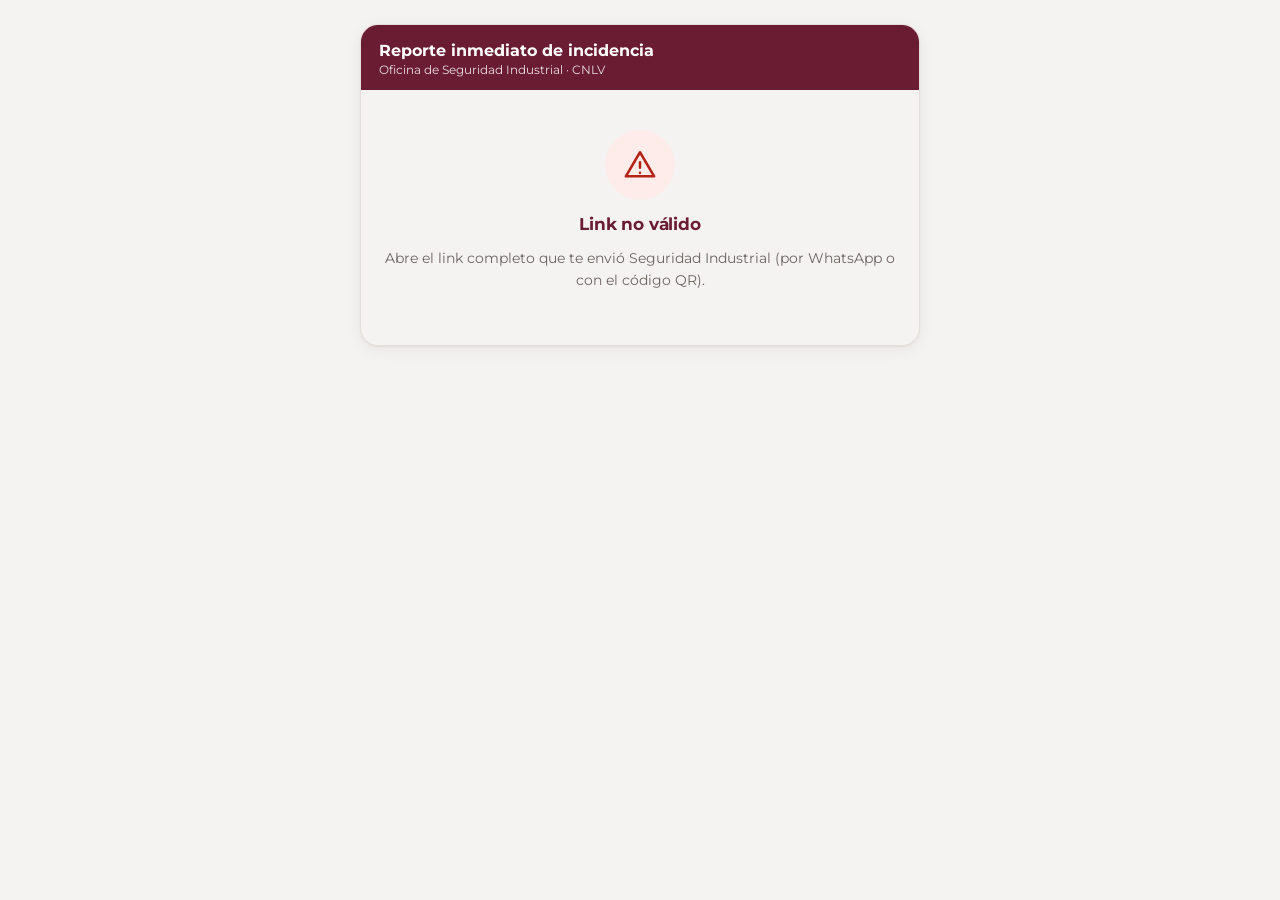
<file: index.html>
<!doctype html>
<html lang="es">
<head>
  <meta charset="utf-8">
  <meta name="viewport" content="width=device-width, initial-scale=1, viewport-fit=cover">
  <meta name="theme-color" content="#691C32">
  <meta name="robots" content="noindex, nofollow">
  <title>Reporte inmediato de incidencia · Seguridad Industrial</title>
  <link rel="icon" href="img/incidencias.ico">
  <link rel="stylesheet" href="css/app.css">
  <link rel="stylesheet" href="css/inc.css">
</head>
<body>
  <div class="cargando"><div class="giro"></div></div>
  <div class="frm-pagina" id="raiz"></div>
  <!-- generados por Incidencias SI (Configuración → Formulario en línea → Archivos para GitHub) -->
  <script src="js/arranque.js"></script>
  <script src="config.js"></script>
  <script src="padron.js"></script>
  <script src="js/nucleo.js"></script>
  <script src="js/ui.js"></script>
  <script src="js/formulario.js"></script>
  <script src="js/envio.js"></script>
</body>
</html>
</file>
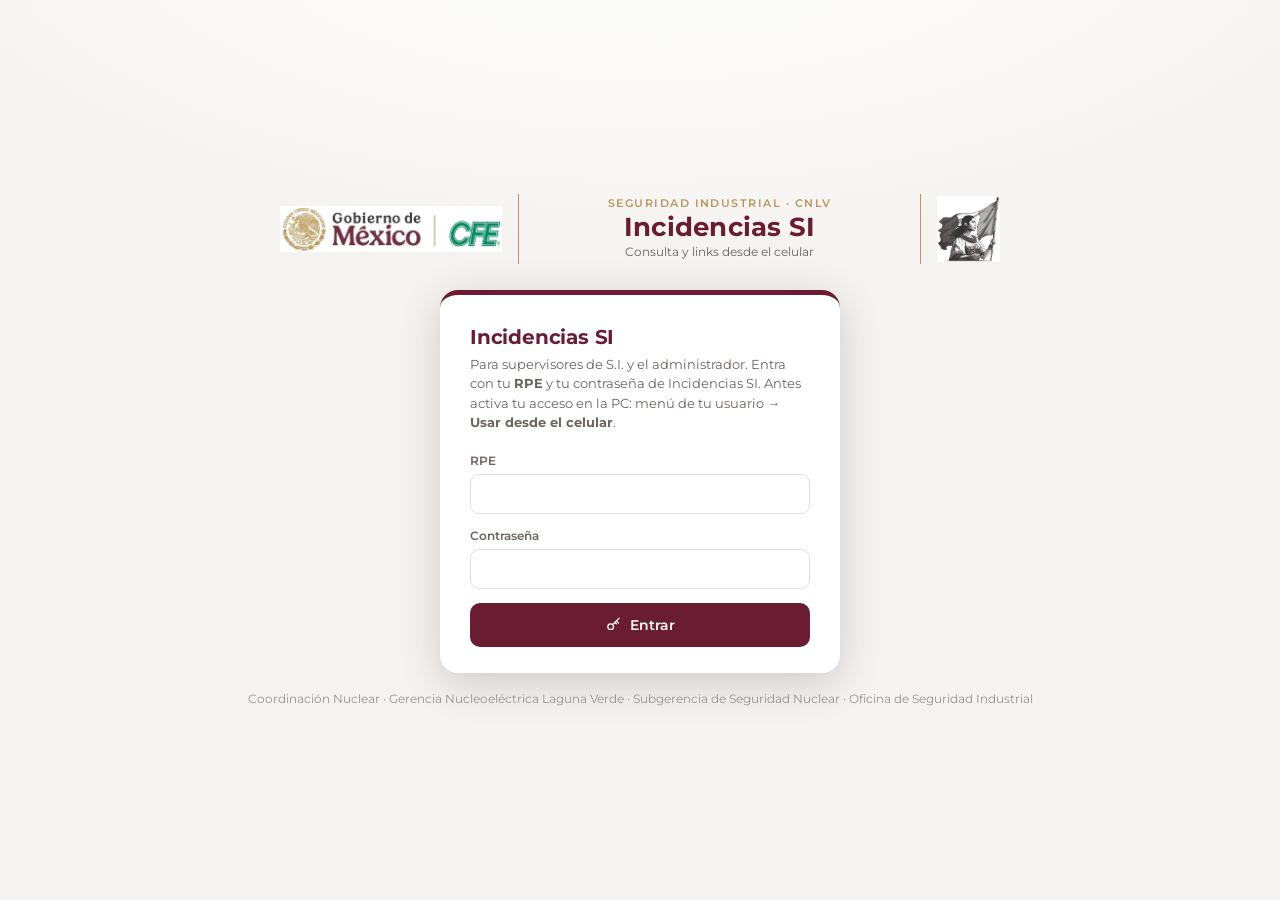
<file: movil/index.html>
<!doctype html>
<html lang="es">
<head>
  <meta charset="utf-8">
  <meta name="viewport" content="width=device-width, initial-scale=1, viewport-fit=cover">
  <meta name="theme-color" content="#691C32">
  <meta name="robots" content="noindex, nofollow">
  <meta name="apple-mobile-web-app-capable" content="yes">
  <meta name="apple-mobile-web-app-title" content="Incidencias SI">
  <title>Incidencias SI · Seguridad Industrial</title>
  <link rel="icon" href="../img/incidencias.ico">
  <link rel="apple-touch-icon" href="../img/incidencias_256.png">
  <link rel="manifest" href="manifest.json">
  <link rel="stylesheet" href="../css/app.css">
  <link rel="stylesheet" href="../css/inc.css">
  <style>
    /* app web: mismas pantallas que la PC (js/web.js), ajustes para el celular */
    body { padding-bottom: env(safe-area-inset-bottom); }
    .barra { padding-top: calc(10px + env(safe-area-inset-top)); }
    #wFecha { font-size: 11.5px; white-space: nowrap; }
    .w-pend { display: inline-grid; place-items: center; min-width: 18px; height: 18px; padding: 0 5px; margin-left: 4px; border-radius: 99px; background: var(--azul); color: #fff; font-size: 11px; font-weight: 700; }
    .w-pend.aviso { background: var(--rojo); }
    #wFecha svg { width: 14px; height: 14px; }
    img.web-cargando { background: linear-gradient(90deg, #EFEAE6, #F7F4F1, #EFEAE6); background-size: 200% 100%; animation: webBrillo 1.2s linear infinite; min-width: 40px; min-height: 40px; }
    img.web-sinfoto { background: #EFEAE6; min-width: 40px; min-height: 40px; }
    @keyframes webBrillo { to { background-position: -200% 0; } }
    @media (max-width: 640px) {
      /* encabezado en un solo renglon: menu, titulo (recortado) y botones solo con icono */
      .barra { flex-wrap: nowrap; gap: 8px; padding-left: 10px; padding-right: 10px; }
      .barra > div:not(.barra-der) { flex: 1; min-width: 0; }
      .barra h1 { font-size: 16px; margin: 0; white-space: nowrap; overflow: hidden; text-overflow: ellipsis; }
      .barra .sub { display: none; }
      .barra-der { flex: none; margin-left: auto; gap: 6px; }
      #wFecha span { display: none; }
      #wFecha, #bLink { padding: 8px 9px; gap: 0; }
      #bLink { font-size: 0; }
      #bLink svg { width: 18px; height: 18px; margin: 0; }
      .barra .avatar { width: 34px; height: 34px; font-size: 11px; }
      /* nada mas ancho que la pantalla: etiquetas que se acomodan y renglones de captura en una columna */
      .badge, .chips span { white-space: normal; max-width: 100%; }
      .editor-fila { grid-template-columns: minmax(0, 1fr) !important; }
      .editor-fila > * { grid-column: auto !important; min-width: 0; }
      #vista input, #vista select, #vista textarea { max-width: 100%; min-width: 0; }
      #vista .grid2, #vista .grid3 { grid-template-columns: minmax(0, 1fr) !important; }
      #vista table { display: block; max-width: 100%; overflow-x: auto; }
      .login { padding: 18px 14px; }
      .menu-usuario { right: 10px; left: 10px; width: auto; }
      .toasts { left: 12px; right: 12px; }
      .cuadricula > .kpi.c3 { grid-column: span 6; padding: 14px; }
      .cuadricula > .kpi.c3 .valor { font-size: 26px; }
      .cuadricula { gap: 12px; }
    }
  </style>
</head>
<body>
  <div class="cargando"><div class="giro"></div></div>
  <div id="raiz"></div>
  <script src="../js/arranque.js"></script>
  <script src="../config.js"></script>
  <script src="../js/gzip.js"></script>
  <script src="../js/web.js"></script>
</body>
</html>
</file>
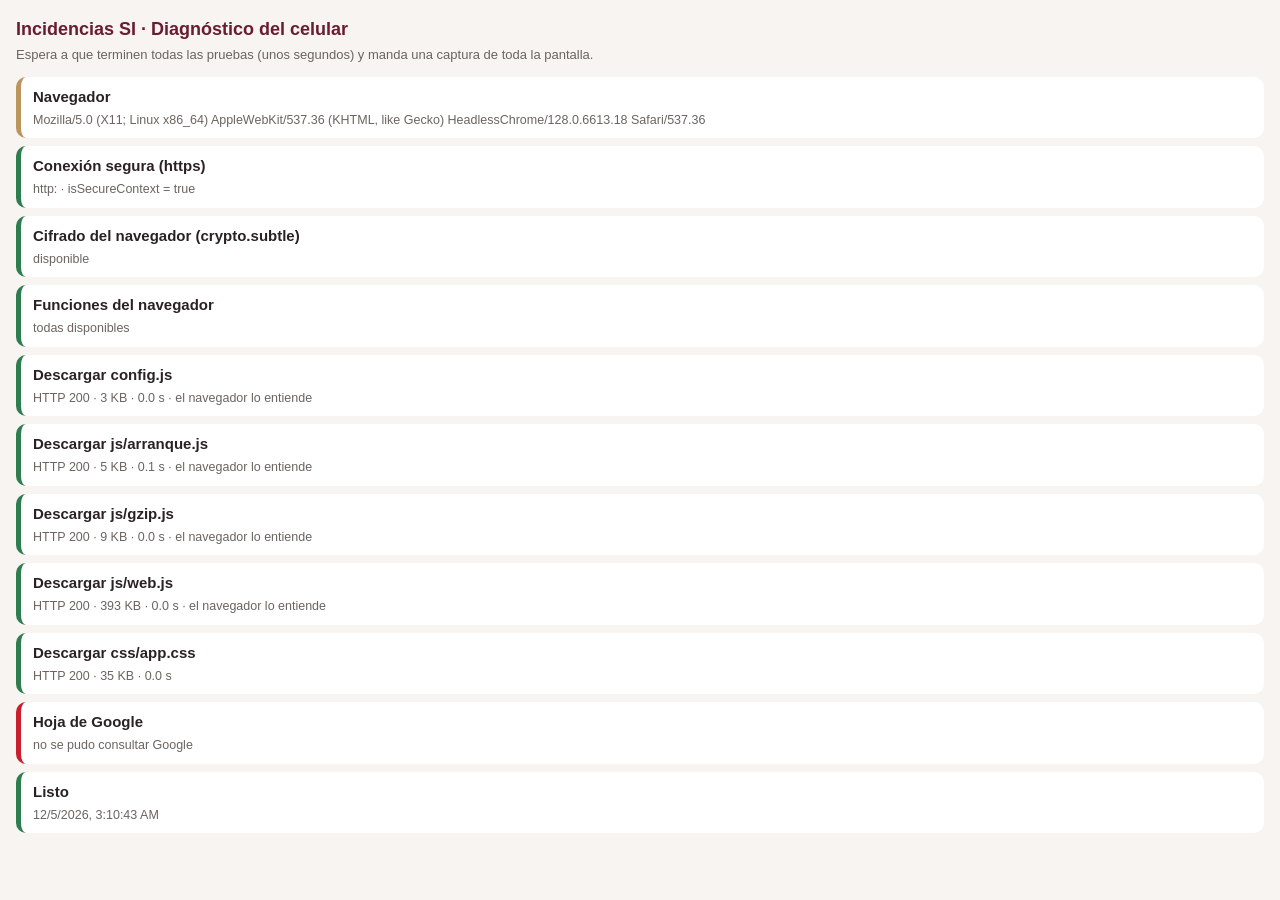
<file: movil/diagnostico.html>
<!doctype html>
<html lang="es">
<head>
<meta charset="utf-8">
<meta name="viewport" content="width=device-width, initial-scale=1">
<meta name="robots" content="noindex, nofollow">
<title>Incidencias SI · Diagnóstico</title>
<style>
  body { font: 15px/1.45 Arial, sans-serif; margin: 0; padding: 16px; background: #F7F4F1; color: #2B2124; }
  h1 { font-size: 18px; color: #691C32; margin: 0 0 4px; }
  p { margin: 0 0 12px; color: #6B6460; font-size: 13px; }
  li { background: #fff; border-radius: 10px; padding: 9px 12px; margin: 0 0 8px; list-style: none; word-break: break-word; }
  ul { padding: 0; margin: 0; }
  .ok { border-left: 5px solid #2E7D4F; } .mal { border-left: 5px solid #C81E2D; } .esp { border-left: 5px solid #BC955C; }
  small { color: #6B6460; }
</style>
</head>
<body>
<h1>Incidencias SI · Diagnóstico del celular</h1>
<p>Espera a que terminen todas las pruebas (unos segundos) y manda una captura de toda la pantalla.</p>
<ul id="l"></ul>
<script>
/* Pagina de diagnostico sin dependencias (ES5): que parte de la app web no carga en este celular */
(function () {
  var l = document.getElementById("l");
  function fila(t, est, det) { var li = document.createElement("li"); li.className = est; li.innerHTML = "<b>" + t + "</b><br><small>" + (det || "") + "</small>"; l.appendChild(li); return li; }
  function pon(li, est, det) { li.className = est; li.querySelector("small").innerHTML = det; }
  fila("Navegador", "esp", navigator.userAgent);
  fila("Conexión segura (https)", window.isSecureContext ? "ok" : "mal", location.protocol + " · isSecureContext = " + window.isSecureContext);
  fila("Cifrado del navegador (crypto.subtle)", window.crypto && window.crypto.subtle ? "ok" : "mal", window.crypto && window.crypto.subtle ? "disponible" : "NO disponible: la app no puede abrir tus datos");
  var feats = [["fetch", typeof fetch], ["Promise", typeof Promise], ["TextEncoder", typeof TextEncoder], ["MutationObserver", typeof MutationObserver], ["URLSearchParams", typeof URLSearchParams]];
  var falt = feats.filter(function (f) { return f[1] === "undefined"; }).map(function (f) { return f[0]; });
  fila("Funciones del navegador", falt.length ? "mal" : "ok", falt.length ? "Faltan: " + falt.join(", ") : "todas disponibles");
  var archivos = ["../config.js", "../js/arranque.js", "../js/gzip.js", "../js/web.js", "../css/app.css"];
  var i = 0;
  function sig() {
    if (i >= archivos.length) { hoja(); return; }
    var a = archivos[i++], li = fila("Descargar " + a.replace("../", ""), "esp", "descargando…"), t0 = Date.now();
    if (typeof fetch === "undefined") { pon(li, "mal", "sin fetch"); sig(); return; }
    var tiempo = setTimeout(function () { pon(li, "mal", "más de 30 s sin terminar"); }, 30000);
    fetch(a + "?d=" + Date.now(), { cache: "no-store" }).then(function (r) { return r.text().then(function (t) { return [r.status, t]; }); }).then(function (x) {
      clearTimeout(tiempo);
      var det = "HTTP " + x[0] + " · " + Math.round(x[1].length / 1024) + " KB · " + ((Date.now() - t0) / 1000).toFixed(1) + " s", est = x[0] === 200 ? "ok" : "mal";
      if (/\.js$/.test(a) && x[0] === 200) { try { new Function(x[1]); det += " · el navegador lo entiende"; } catch (e) { est = "mal"; det += " · ERROR al leerlo: " + e.message; } }
      pon(li, est, det); sig();
    }, function (e) { clearTimeout(tiempo); pon(li, "mal", "falló: " + e.message); sig(); });
  }
  function hoja() {
    var li = fila("Hoja de Google", "esp", "consultando…");
    var s1 = document.createElement("script"); s1.src = "../config.js?d=" + Date.now();
    s1.onload = function () {
      var C = window.INC_CFG || {};
      if (!C.hojaId) { pon(li, "mal", "config.js sin hoja"); fin(); return; }
      var fn = "dg" + Date.now(), s = document.createElement("script"), t = setTimeout(function () { pon(li, "mal", "Google no respondió en 25 s"); fin(); }, 25000);
      window[fn] = function (d) { clearTimeout(t); var n = d.table ? d.table.rows.length : 0; pon(li, d.status === "error" ? "mal" : "ok", d.status === "error" ? "Google rechazó la consulta" : "responde · " + n + " publicaciones para celulares"); fin(); };
      s.onerror = function () { clearTimeout(t); pon(li, "mal", "no se pudo consultar Google"); fin(); };
      s.src = "https://docs.google.com/spreadsheets/d/" + C.hojaId + "/gviz/tq?tqx=responseHandler:" + fn + "&tq=" + encodeURIComponent("select A where B starts with 'INC2X|' limit 50") + "&_=" + Date.now();
      document.head.appendChild(s);
    };
    s1.onerror = function () { pon(li, "mal", "no se pudo cargar config.js"); fin(); };
    document.head.appendChild(s1);
  }
  function fin() { fila("Listo", "ok", new Date().toLocaleString()); }
  sig();
})();
</script>
</body>
</html>
</file>
<file: css/app.css>
/* =========================================================================
   BRIGADA CONTRA INCENDIO (BCI) - Estilos del sitio
   ========================================================================= */
@font-face { font-family: "Montserrat"; src: url("../fonts/montserrat-latin-400-normal.woff2") format("woff2"); font-weight: 400; font-display: swap; }
@font-face { font-family: "Montserrat"; src: url("../fonts/montserrat-latin-500-normal.woff2") format("woff2"); font-weight: 500; font-display: swap; }
@font-face { font-family: "Montserrat"; src: url("../fonts/montserrat-latin-600-normal.woff2") format("woff2"); font-weight: 600; font-display: swap; }
@font-face { font-family: "Montserrat"; src: url("../fonts/montserrat-latin-700-normal.woff2") format("woff2"); font-weight: 700; font-display: swap; }

:root {
  --guinda: #691C32; --guinda-2: #9F2241; --guinda-claro: #F6E9EC;
  --dorado: #BC955C; --dorado-claro: #F7F0E5;
  --verde: #1E6B4A; --verde-claro: #E6F2EC;
  --rojo: #B42318; --rojo-claro: #FDECEA;
  --azul: #1F4E79; --azul-claro: #E8F0F8;
  --fondo: #F5F3F1; --panel: #FFFFFF; --borde: #E4DFDA; --borde-2: #CFC8C1;
  --texto: #2B2B2B; --texto-2: #6B6460; --texto-3: #9A928C;
  --radio: 14px; --radio-s: 9px;
  --sombra: 0 1px 2px rgba(40, 20, 20, .05), 0 4px 16px rgba(40, 20, 20, .06);
  --sombra-2: 0 10px 40px rgba(40, 20, 20, .18);
  --lateral: 248px;
}
* { box-sizing: border-box; }
html, body { margin: 0; height: 100%; }
body { font-family: "Montserrat", "Segoe UI", Arial, sans-serif; font-size: 14px; color: var(--texto); background: var(--fondo); -webkit-font-smoothing: antialiased; }
a { color: var(--guinda-2); text-decoration: none; }
h1, h2, h3, h4 { margin: 0; font-weight: 700; letter-spacing: -.01em; }
h1 { font-size: 22px; } h2 { font-size: 17px; } h3 { font-size: 15px; } h4 { font-size: 13px; }
button, input, select, textarea { font-family: inherit; font-size: 14px; color: inherit; }
.oculto { display: none !important; }
.muted { color: var(--texto-2); }
.peque { font-size: 12px; }
.tnum { font-variant-numeric: tabular-nums; }

/* ---------------- Login ---------------- */
.login { min-height: 100vh; display: flex; flex-direction: column; align-items: center; justify-content: center; padding: 28px 16px;
  background: radial-gradient(1200px 500px at 50% -10%, #fff 0%, var(--fondo) 70%); }
.login-membrete { width: min(860px, 100%); margin-bottom: 26px; }
.login-membrete img { width: 100%; display: block; }
/* nombre de la app al centro del membrete (entre el logo de Gobierno de Mexico/CFE y el emblema) */
.membrete-titulo { flex: 1; display: flex; flex-direction: column; align-items: center; text-align: center; line-height: 1.15; padding: 4px 14px; margin: 0 6px;
  border-left: 1px solid var(--dorado); border-right: 1px solid var(--dorado); }
.membrete-titulo b { font-size: 26px; font-weight: 700; color: var(--guinda); letter-spacing: .01em; }
.membrete-titulo .mt-sup { font-size: 10.5px; font-weight: 600; letter-spacing: .14em; text-transform: uppercase; color: var(--dorado); margin-bottom: 3px; }
.membrete-titulo .mt-sub { font-size: 11.5px; color: var(--texto-2); margin-top: 3px; }
.frm-membrete .membrete-titulo { padding: 2px 10px; }
.frm-membrete .membrete-titulo b { font-size: 19px; }
.frm-membrete .membrete-titulo .mt-sup { font-size: 9px; } .frm-membrete .membrete-titulo .mt-sub { font-size: 10px; }
@media (max-width: 520px) {
  .frm-membrete, .login-membrete { flex-wrap: wrap; }
  .login-membrete img:first-of-type { height: 40px !important; } .login-membrete img:last-of-type { height: 56px !important; }
  .membrete-titulo { order: 3; flex-basis: 100%; border: 0; border-top: 1px solid var(--dorado); margin: 8px 0 0; padding-top: 8px; }
}
.login-caja { width: min(400px, 100%); background: var(--panel); border-radius: 18px; box-shadow: var(--sombra-2); padding: 30px 30px 26px; border-top: 5px solid var(--guinda); }
.login-caja h1 { font-size: 20px; color: var(--guinda); }
.login-caja p { margin: 6px 0 20px; color: var(--texto-2); font-size: 13px; line-height: 1.5; }
.login-caja p:has(+ .login-ejemplo) { margin-bottom: 10px; }
.login-ejemplo { margin: 0 0 20px; padding: 9px 12px; border-radius: var(--radio-s); background: var(--dorado-claro); border: 1px dashed var(--dorado); color: var(--texto-2); font-size: 12.5px; line-height: 1.5; }
.login-ejemplo span { display: inline-block; margin-right: 8px; padding: 1px 7px; border-radius: 99px; background: var(--dorado); color: #fff; font-size: 10.5px; font-weight: 700; letter-spacing: .04em; text-transform: uppercase; }
.login-ejemplo b { color: var(--texto); }
.login-pie { margin-top: 18px; font-size: 12px; color: var(--texto-3); text-align: center; }
.chip-demo { display: inline-block; background: var(--dorado); color: #fff; font-weight: 700; font-size: 11px; padding: 3px 9px; border-radius: 99px; margin-left: 6px; vertical-align: middle; }

/* ---------------- Formularios ---------------- */
.campo { display: flex; flex-direction: column; gap: 6px; margin-bottom: 14px; position: relative; }
.campo > label { font-size: 12px; font-weight: 600; color: var(--texto-2); }
.campo .ayuda { font-size: 11.5px; color: var(--texto-3); }
.inp, select.inp, textarea.inp { width: 100%; padding: 10px 12px; border: 1.5px solid var(--borde); border-radius: var(--radio-s); background: #fff; outline: none; transition: border-color .15s, box-shadow .15s; }
.inp:focus { border-color: var(--guinda-2); box-shadow: 0 0 0 4px rgba(159, 34, 65, .10); }
.inp.invalido { border-color: var(--rojo); background: var(--rojo-claro); }
textarea.inp { resize: vertical; min-height: 72px; line-height: 1.45; }
.inp[readonly] { background: #FAF8F6; }
.fila { display: flex; gap: 12px; flex-wrap: wrap; }
.fila > .campo { flex: 1 1 160px; }
.grid2 { display: grid; grid-template-columns: repeat(2, minmax(0, 1fr)); gap: 0 16px; }
.grid3 { display: grid; grid-template-columns: repeat(3, minmax(0, 1fr)); gap: 0 16px; }
@media (max-width: 760px) { .grid2, .grid3 { grid-template-columns: 1fr; } }

.btn { display: inline-flex; align-items: center; justify-content: center; gap: 8px; padding: 10px 16px; border-radius: 10px; border: 1.5px solid transparent;
  font-weight: 600; cursor: pointer; background: var(--guinda); color: #fff; transition: transform .06s, background .15s, box-shadow .15s; white-space: nowrap; }
.btn:hover { background: var(--guinda-2); }
.btn:active { transform: translateY(1px); }
.btn:disabled { opacity: .55; cursor: default; }
.btn svg { width: 17px; height: 17px; }
.btn.verde { background: var(--verde); } .btn.verde:hover { background: #17573c; }
.btn.dorado { background: var(--dorado); } .btn.dorado:hover { background: #a9824b; }
.btn.sec { background: #fff; color: var(--texto); border-color: var(--borde-2); }
.btn.sec:hover { background: #FAF8F6; border-color: var(--texto-3); }
.btn.fantasma { background: transparent; color: var(--texto-2); border-color: transparent; padding: 8px 10px; }
.btn.fantasma:hover { background: rgba(0, 0, 0, .05); color: var(--texto); }
.btn.peligro { background: #fff; color: var(--rojo); border-color: #F1C4BF; }
.btn.peligro:hover { background: var(--rojo-claro); }
.btn.chico { padding: 6px 10px; font-size: 12.5px; border-radius: 8px; }
.btn.bloque { width: 100%; padding: 12px; }
.btn-icono { width: 34px; height: 34px; padding: 0; border-radius: 9px; }

/* Segmentado */
.seg { display: inline-flex; background: #EFEBE7; border-radius: 10px; padding: 3px; gap: 3px; }
.seg button { border: 0; background: transparent; padding: 7px 12px; border-radius: 8px; font-weight: 600; font-size: 12.5px; color: var(--texto-2); cursor: pointer; }
.seg button.on { background: #fff; color: var(--guinda); box-shadow: 0 1px 3px rgba(0, 0, 0, .12); }
.seg.estatus button.on[data-v="Realizada"] { color: var(--verde); }
.seg.estatus button.on[data-v="En proceso"] { color: #8a6526; }
.seg.estatus button.on[data-v="Pendiente"] { color: var(--rojo); }
/* filtros de botones en pantallas angostas: se acomodan en renglones y nunca salen de su tarjeta */
@media (max-width: 640px) {
  .seg { display: flex; flex-wrap: wrap; max-width: 100%; }
  .seg button { flex: 1 1 auto; white-space: nowrap; }
}

/* ---------------- Layout ---------------- */
.app { display: flex; min-height: 100vh; }
.lateral { width: var(--lateral); background: #fff; border-right: 1px solid var(--borde); position: fixed; inset: 0 auto 0 0; display: flex; flex-direction: column; z-index: 20; transition: transform .25s; }
.marca { padding: 18px 18px 14px; border-bottom: 1px solid var(--borde); display: flex; align-items: center; gap: 11px; }
.marca-logo { width: 40px; height: 40px; border-radius: 11px; background: linear-gradient(135deg, var(--guinda), var(--guinda-2)); color: #fff; display: grid; place-items: center; font-weight: 700; font-size: 12px; letter-spacing: .02em; }
.marca b { display: block; font-size: 14px; color: var(--guinda); }
.marca span { font-size: 11.5px; color: var(--texto-3); }
.nav { flex: 1; overflow-y: auto; padding: 10px 10px 16px; }
.nav-grupo { font-size: 10.5px; font-weight: 700; letter-spacing: .08em; color: var(--texto-3); text-transform: uppercase; padding: 14px 10px 6px; }
.nav a { display: flex; align-items: center; gap: 11px; padding: 9px 10px; border-radius: 10px; color: var(--texto-2); font-weight: 500; font-size: 13.5px; margin: 1px 0; position: relative; }
.nav a svg { width: 18px; height: 18px; flex: none; }
.nav a:hover { background: #F7F4F1; color: var(--texto); }
.nav a.activo { background: var(--guinda-claro); color: var(--guinda); font-weight: 600; }
.nav a.activo::before { content: ""; position: absolute; left: -10px; top: 8px; bottom: 8px; width: 4px; border-radius: 0 4px 4px 0; background: var(--guinda); }
.nav .contador { margin-left: auto; background: var(--rojo); color: #fff; font-size: 10.5px; font-weight: 700; border-radius: 99px; padding: 1px 7px; }
.lateral-pie { padding: 12px 14px; border-top: 1px solid var(--borde); font-size: 11.5px; color: var(--texto-3); }

.principal { flex: 1; margin-left: var(--lateral); min-width: 0; display: flex; flex-direction: column; }
.barra { position: sticky; top: 0; z-index: 15; background: rgba(245, 243, 241, .88); backdrop-filter: blur(10px); border-bottom: 1px solid var(--borde);
  display: flex; align-items: center; gap: 14px; padding: 12px 26px; }
.barra h1 { font-size: 18px; }
.barra .sub { font-size: 12px; color: var(--texto-2); }
.barra-der { margin-left: auto; display: flex; align-items: center; gap: 10px; }
.turno-sel { display: flex; align-items: center; gap: 8px; background: #fff; border: 1.5px solid var(--borde); border-radius: 12px; padding: 4px 4px 4px 12px; }
.turno-sel input { border: 0; outline: none; font-weight: 600; width: 132px; background: transparent; }
.turno-sel .seg { padding: 2px; }
.avatar { width: 38px; height: 38px; border-radius: 50%; background: var(--guinda); color: #fff; display: grid; place-items: center; font-weight: 700; font-size: 12px; cursor: pointer; border: 0; }
.menu-usuario { position: fixed; right: 22px; top: 60px; background: #fff; border-radius: 12px; box-shadow: var(--sombra-2); padding: 8px; width: 250px; z-index: 50; }
.menu-usuario .cab { padding: 10px 10px 12px; border-bottom: 1px solid var(--borde); margin-bottom: 6px; }
.menu-usuario .cab b { display: block; font-size: 13px; }
.menu-usuario button { width: 100%; text-align: left; background: none; border: 0; padding: 9px 10px; border-radius: 8px; cursor: pointer; display: flex; gap: 10px; align-items: center; color: var(--texto); }
.menu-usuario button:hover { background: #F7F4F1; }
.menu-usuario svg { width: 17px; height: 17px; color: var(--texto-2); }
.btn-menu-movil { display: none; }
.contenido { padding: 24px 26px 60px; max-width: 1280px; width: 100%; }
@media (max-width: 960px) {
  .lateral { transform: translateX(-100%); box-shadow: var(--sombra-2); }
  body.nav-abierto .lateral { transform: none; }
  .principal { margin-left: 0; }
  .btn-menu-movil { display: inline-flex; }
  .barra { padding: 10px 14px; flex-wrap: wrap; }
  .contenido { padding: 16px 14px 60px; }
  .turno-sel input { width: 118px; }
}

/* tablas como tarjetas en el celular (la etiqueta de cada dato sale de data-l, ver ui.tabla) */
@media (max-width: 640px) {
  .tabla-cont .tabla thead { display: none; }
  .tabla-cont .tabla, .tabla-cont .tabla tbody { display: block; }
  .tabla-cont .tabla tr { display: block; padding: 10px 12px; border-bottom: 1px solid var(--borde); }
  .tabla-cont .tabla td { display: block; position: relative; padding: 3px 0 3px 38%; border: 0; text-align: right; min-height: 22px; }
  .tabla-cont .tabla td::before { content: attr(data-l); position: absolute; left: 0; top: 4px; width: 36%; color: var(--texto-3); font-size: 11.5px; text-align: left; }
  .tabla-cont .tabla td[data-l=""] { padding-left: 0; }
  .tabla-cont .tabla td[data-l=""]::before { content: none; }
  .tabla-cont .tabla td .badge { white-space: normal; max-width: 100%; }
  .tabla-cont .tabla td[colspan] { display: block; text-align: center; padding: 0; }
  .tabla-cont .tabla td[colspan]::before { content: none; }
}

/* ---------------- Tarjetas ---------------- */
.tarjeta { background: var(--panel); border-radius: var(--radio); box-shadow: var(--sombra); padding: 20px; margin-bottom: 18px; }
.tarjeta-cab { display: flex; align-items: center; gap: 12px; margin-bottom: 14px; flex-wrap: wrap; }
.tarjeta-cab .acciones { margin-left: auto; display: flex; gap: 8px; flex-wrap: wrap; }
/* el titulo comparte renglon con su icono (antes, en pantallas angostas, el icono quedaba solo arriba); los botones bajan si no caben */
.tarjeta-cab > div:not(.ico-tarjeta):not(.acciones) { flex: 1 1 0; min-width: 0; }
@media (max-width: 640px) { .tarjeta-cab .acciones { flex-basis: 100%; justify-content: flex-end; } }
/* folios y claves en avisos no se parten en dos renglones */
.aviso a { white-space: nowrap; }
.tabla td:first-child > b { white-space: nowrap; }
.tarjeta-cab p { margin: 3px 0 0; font-size: 12.5px; color: var(--texto-2); }
.ico-tarjeta { width: 38px; height: 38px; border-radius: 11px; display: grid; place-items: center; flex: none; }
.ico-tarjeta svg { width: 20px; height: 20px; }
.ico-tarjeta.g { background: var(--guinda-claro); color: var(--guinda); }
.ico-tarjeta.v { background: var(--verde-claro); color: var(--verde); }
.ico-tarjeta.d { background: var(--dorado-claro); color: #8a6526; }
.ico-tarjeta.a { background: var(--azul-claro); color: var(--azul); }
.ico-tarjeta.r { background: var(--rojo-claro); color: var(--rojo); }

.cuadricula { display: grid; grid-template-columns: repeat(12, minmax(0, 1fr)); gap: 18px; }
.c3 { grid-column: span 3; } .c4 { grid-column: span 4; } .c5 { grid-column: span 5; } .c6 { grid-column: span 6; } .c7 { grid-column: span 7; } .c8 { grid-column: span 8; } .c12 { grid-column: span 12; }
@media (max-width: 1100px) { .c3 { grid-column: span 6; } .c4, .c5, .c7, .c8 { grid-column: span 12; } .c6 { grid-column: span 12; } }
@media (max-width: 640px) { .c3 { grid-column: span 12; } }
.cuadricula > .tarjeta { margin-bottom: 0; }

.kpi { display: flex; flex-direction: column; gap: 6px; }
.kpi .valor { font-size: 30px; font-weight: 700; line-height: 1; }
.kpi .etiqueta { font-size: 12.5px; color: var(--texto-2); }
.kpi .detalle { font-size: 12px; color: var(--texto-3); }
/* indicadores con detalle: se elevan al pasar el mouse y muestran "Ver detalle" (ui.enlazarDetalle) */
.kpi.clic { cursor: pointer; position: relative; transition: transform .2s cubic-bezier(.2, .8, .2, 1), box-shadow .2s ease; }
.kpi.clic::after { content: "Ver detalle"; position: absolute; right: 16px; top: 16px; font-size: 11px; font-weight: 600; letter-spacing: .02em; color: var(--guinda);
  background: var(--guinda-claro); padding: 3px 9px; border-radius: 99px; opacity: 0; transform: translateY(3px); transition: opacity .2s ease, transform .2s ease; }
.kpi.clic:hover { transform: translateY(-4px); box-shadow: 0 14px 30px rgba(105, 28, 50, .14), 0 3px 8px rgba(0, 0, 0, .05); }
.kpi.clic:hover::after, .kpi.clic:focus-visible::after { opacity: 1; transform: none; }
.kpi.clic:hover .valor { color: var(--guinda); }
.kpi.clic .valor { transition: color .2s ease; }
.kpi.clic:active { transform: translateY(-1px); transition-duration: .08s; }
.kpi.clic:focus-visible { outline: 2px solid var(--guinda); outline-offset: 3px; }
@media (hover: none) { .kpi.clic::after { opacity: .9; transform: none; content: "Detalle"; } }
@media (prefers-reduced-motion: reduce) { .kpi.clic, .kpi.clic::after, .det-fila { transition: none; } .kpi.clic:hover { transform: none; } }
/* seguimiento del expediente */
.pestanas .contador { margin-left: 5px; background: var(--azul-claro); color: var(--azul); font-size: 10.5px; font-weight: 700; border-radius: 99px; padding: 1px 7px; }
.seg-hilo { display: flex; flex-direction: column; gap: 12px; margin-bottom: 14px; }
.seg-msg { display: flex; gap: 10px; align-items: flex-start; }
.seg-av { width: 34px; height: 34px; border-radius: 50%; background: var(--azul-claro); color: var(--azul); font-weight: 700; font-size: 12px; display: grid; place-items: center; flex: none; }
.seg-msg.mio .seg-av { background: var(--guinda-claro); color: var(--guinda); }
.seg-cuerpo { flex: 1; min-width: 0; background: #F7F4F1; border-radius: 4px 14px 14px 14px; padding: 9px 12px; }
.seg-msg.mio .seg-cuerpo { background: #FBF3F5; }
.seg-msg.pend .seg-cuerpo { border: 1px dashed #D9B860; }
.seg-cab { display: flex; flex-wrap: wrap; gap: 4px 10px; align-items: baseline; font-size: 12.5px; } .seg-cab span { color: var(--texto-3); font-size: 11.5px; }
.seg-txt { margin-top: 4px; font-size: 13.5px; line-height: 1.5; overflow-wrap: anywhere; }
.seg-fotos { display: flex; gap: 6px; flex-wrap: wrap; margin-top: 8px; } .seg-fotos img { width: 84px; height: 84px; object-fit: cover; border-radius: 10px; display: block; }
.seg-nuevo { border-top: 1px solid var(--borde); padding-top: 12px; }
.seg-acc { display: flex; gap: 8px; align-items: center; margin-top: 8px; } .seg-acc .btn:last-child { margin-left: auto; }
.seg-item { text-decoration: none; color: inherit; transition: border-color .15s, transform .15s, box-shadow .15s; }
.seg-item:hover { border-color: var(--guinda); transform: translateY(-2px); box-shadow: var(--sombra); }
.seg-resumen { margin-top: 4px; color: var(--texto-2); overflow-wrap: anywhere; }
/* ventana de detalle */
.det-lista { display: flex; flex-direction: column; gap: 8px; }
.det-fila { all: unset; box-sizing: border-box; display: block; position: relative; padding: 11px 40px 11px 14px; border: 1px solid var(--borde); border-radius: 12px;
  cursor: pointer; background: #fff; transition: border-color .15s ease, background .15s ease, transform .15s ease; }
.det-fila:hover, .det-fila:focus-visible { border-color: var(--guinda); background: #FBF7F8; transform: translateX(3px); }
.det-tit { font-size: 13.5px; line-height: 1.35; } .det-tit .badge { margin-left: 4px; }
.det-meta { font-size: 12px; color: var(--texto-2); margin-top: 3px; line-height: 1.4; }
.det-extra { margin-top: 6px; font-size: 12px; color: var(--texto-3); display: flex; gap: 6px; flex-wrap: wrap; align-items: center; }
.det-ir { position: absolute; right: 12px; top: 50%; transform: translateY(-50%); color: var(--texto-3); transition: color .15s, right .15s; }
.det-ir svg { width: 16px; height: 16px; display: block; }
.det-fila:hover .det-ir { color: var(--guinda); right: 9px; }
@media (max-width: 640px) {
  .velo-det { place-items: end stretch; padding: 0; }
  .velo-det .modal { width: 100%; max-height: 86vh; border-radius: 20px 20px 0 0; animation: subeHoja .24s cubic-bezier(.2, .8, .2, 1); padding-bottom: env(safe-area-inset-bottom); }
}
@keyframes subeHoja { from { transform: translateY(60px); opacity: .5; } }
.bienvenida { background: linear-gradient(120deg, var(--guinda) 0%, var(--guinda-2) 70%, #b2486a 100%); color: #fff; border-radius: 18px; padding: 22px 24px; margin-bottom: 18px; position: relative; overflow: hidden; }
.bienvenida h2 { font-size: 21px; }
.bienvenida p { margin: 6px 0 0; opacity: .9; font-size: 13px; }
.bienvenida::after { content: ""; position: absolute; right: -60px; top: -60px; width: 220px; height: 220px; border-radius: 50%; background: rgba(255, 255, 255, .07); }
.bienvenida .chips { margin-top: 14px; display: flex; gap: 8px; flex-wrap: wrap; }
.bienvenida .chip { background: rgba(255, 255, 255, .16); padding: 5px 11px; border-radius: 99px; font-size: 12px; font-weight: 600; }

/* ---------------- Listas y tablas ---------------- */
.lista { display: flex; flex-direction: column; gap: 8px; }
.item { border: 1px solid var(--borde); border-radius: 12px; padding: 12px 14px; background: #fff; display: flex; gap: 12px; align-items: flex-start; }
.item .cuerpo { flex: 1; min-width: 0; }
.item .tit { font-weight: 600; line-height: 1.4; }
.item .meta { font-size: 12px; color: var(--texto-2); margin-top: 4px; display: flex; gap: 10px; flex-wrap: wrap; }
.vacio { text-align: center; padding: 26px 10px; color: var(--texto-3); font-size: 13px; }
.vacio svg { width: 34px; height: 34px; display: block; margin: 0 auto 8px; opacity: .5; }

.badge { display: inline-flex; align-items: center; gap: 5px; font-size: 11px; font-weight: 700; padding: 3px 9px; border-radius: 99px; white-space: nowrap; }
.badge.v { background: var(--verde-claro); color: var(--verde); }
.badge.d { background: var(--dorado-claro); color: #8a6526; }
.badge.r { background: var(--rojo-claro); color: var(--rojo); }
.badge.g { background: var(--guinda-claro); color: var(--guinda); }
.badge.a { background: var(--azul-claro); color: var(--azul); }
.badge.n { background: #EFEBE7; color: var(--texto-2); }

.tabla-cont { overflow-x: auto; border: 1px solid var(--borde); border-radius: 12px; }
table.tabla { width: 100%; border-collapse: collapse; font-size: 13px; }
.tabla th { background: #FAF8F6; text-align: left; font-size: 11.5px; font-weight: 700; color: var(--texto-2); text-transform: uppercase; letter-spacing: .03em; padding: 10px 12px; border-bottom: 1px solid var(--borde); white-space: nowrap; position: sticky; top: 0; }
.tabla td { padding: 9px 12px; border-bottom: 1px solid #F0ECE8; vertical-align: middle; }
.tabla tr:last-child td { border-bottom: 0; }
.tabla tr:hover td { background: #FCFBFA; }
.tabla .c { text-align: center; } .tabla .d { text-align: right; }
.tabla td.alerta { color: var(--rojo); font-weight: 700; background: var(--rojo-claro) !important; }
.tabla input.inp, .tabla select.inp { padding: 6px 8px; font-size: 13px; }
.tabla .acc { white-space: nowrap; text-align: right; }

.filtros { display: flex; gap: 10px; flex-wrap: wrap; align-items: flex-end; margin-bottom: 14px; }
.filtros .campo { margin-bottom: 0; min-width: 150px; }
/* celular: cada filtro a todo lo ancho, alineados (antes cada uno con su propio ancho) */
@media (max-width: 640px) {
  .filtros { gap: 8px; }
  .filtros .campo { flex: 1 1 100%; min-width: 0; }
  .filtros .campo .inp, .filtros .campo select { width: 100% !important; }
}
.buscar { position: relative; }
.buscar svg { position: absolute; left: 11px; top: 50%; transform: translateY(-50%); width: 16px; height: 16px; color: var(--texto-3); }
.buscar .inp { padding-left: 34px; }

/* pestanas del expediente y de la ficha: barra de navegacion con fondo; si no caben, se deslizan (ui.desliz: sombras y flechas) */
.pestanas { display: flex; gap: 4px; margin-bottom: 16px; overflow-x: auto; overflow-y: hidden; scrollbar-width: none; background: #F1ECE7; border-radius: 14px; padding: 5px;
  scroll-snap-type: x proximity; -webkit-overflow-scrolling: touch; }
.pestanas::-webkit-scrollbar { display: none; }
.ruta { word-break: break-all; }
.pestanas button { border: 0; background: none; padding: 9px 15px; border-radius: 10px; font: inherit; font-size: 13.5px; font-weight: 600; color: var(--texto-2); cursor: pointer;
  white-space: nowrap; scroll-snap-align: center; transition: background .15s ease, color .15s ease, box-shadow .15s ease; }
.pestanas button:hover { background: rgba(255, 255, 255, .65); color: var(--texto); }
.pestanas button.on { background: #fff; color: var(--guinda); box-shadow: 0 1px 2px rgba(0, 0, 0, .06), 0 4px 12px rgba(105, 28, 50, .10); }
.desliz { position: relative; margin-bottom: 16px; }
.desliz > .pestanas { margin-bottom: 0; }
.desliz::before, .desliz::after { content: ""; position: absolute; top: 0; bottom: 0; width: 64px; pointer-events: none; opacity: 0; transition: opacity .2s ease; z-index: 1; }
.desliz::before { left: 0; border-radius: 14px 0 0 14px; background: linear-gradient(90deg, #F1ECE7 35%, rgba(241, 236, 231, 0)); }
.desliz::after { right: 0; border-radius: 0 14px 14px 0; background: linear-gradient(270deg, #F1ECE7 35%, rgba(241, 236, 231, 0)); }
.desliz.hay-izq::before, .desliz.hay-der::after { opacity: 1; }
.desliz-b { position: absolute; top: 50%; z-index: 2; width: 30px; height: 30px; border-radius: 50%; border: 1px solid var(--borde); background: #fff; color: var(--guinda);
  box-shadow: 0 2px 8px rgba(0, 0, 0, .12); display: grid; place-items: center; cursor: pointer; padding: 0; opacity: 0; pointer-events: none;
  transform: translateY(-50%) scale(.75); transition: opacity .2s ease, transform .2s ease, background .15s, color .15s; }
.desliz-b svg { width: 16px; height: 16px; }
.desliz-b.izq { left: 5px; } .desliz-b.izq svg { transform: rotate(180deg); }
.desliz-b.der { right: 5px; }
.desliz.hay-izq .desliz-b.izq, .desliz.hay-der .desliz-b.der { opacity: 1; pointer-events: auto; transform: translateY(-50%) scale(1); }
.desliz-b:hover { background: var(--guinda); color: #fff; }
.desliz.hay-der.pista .desliz-b.der { animation: deslizPista 1.4s ease-in-out 2; }
@keyframes deslizPista { 50% { transform: translateY(-50%) translateX(4px); } }
@media (prefers-reduced-motion: reduce) { .desliz.hay-der.pista .desliz-b.der { animation: none; } }

/* Captura de actividades */
.renglon { display: grid; grid-template-columns: 30px minmax(0, 1fr) auto auto; gap: 10px; align-items: start; padding: 10px; border: 1px solid var(--borde); border-radius: 12px; background: #fff; margin-bottom: 8px; transition: box-shadow .15s, border-color .15s; }
.renglon:focus-within { border-color: var(--guinda-2); box-shadow: 0 0 0 4px rgba(159, 34, 65, .07); }
.renglon .num { width: 26px; height: 26px; border-radius: 8px; background: #F2EEEA; display: grid; place-items: center; font-weight: 700; font-size: 12px; color: var(--texto-2); margin-top: 6px; }
.renglon textarea { border: 0; outline: none; resize: none; min-height: 38px; padding: 8px 4px; width: 100%; line-height: 1.45; background: transparent; }
.renglon .guardado { font-size: 10.5px; color: var(--texto-3); margin-top: 3px; padding-left: 4px; }
@media (max-width: 760px) { .renglon { grid-template-columns: 26px minmax(0, 1fr); } .renglon .seg, .renglon .quitar { grid-column: 2; } }

.barra-guardar { position: sticky; bottom: 14px; display: flex; gap: 10px; justify-content: flex-end; align-items: center; background: rgba(255, 255, 255, .92); backdrop-filter: blur(8px);
  border: 1px solid var(--borde); border-radius: 14px; padding: 10px 12px; box-shadow: var(--sombra-2); margin-top: 16px; z-index: 5; }
.barra-guardar .estado { margin-right: auto; font-size: 12.5px; color: var(--texto-2); padding-left: 6px; }
.barra-guardar .estado.sucio { color: #8a6526; font-weight: 600; }
@media (max-width: 640px) {
  .barra-guardar { display: grid; grid-template-columns: minmax(0, 1fr) auto auto; gap: 8px; bottom: 8px; padding: 10px; }
  .barra-guardar .estado { grid-column: 1 / -1; margin: 0; padding: 0 2px; line-height: 1.3; }
  .barra-guardar label { display: none; }
  .barra-guardar select { width: 100% !important; min-width: 0; }
  .barra-guardar .btn { padding-left: 12px; padding-right: 12px; white-space: nowrap; }
}

/* Combobox */
.combo { position: relative; }
.combo-lista { position: absolute; left: 0; right: 0; top: calc(100% + 4px); background: #fff; border: 1px solid var(--borde); border-radius: 12px; box-shadow: var(--sombra-2); max-height: 290px; overflow-y: auto; z-index: 60; padding: 5px; }
.combo-op { padding: 8px 10px; border-radius: 8px; cursor: pointer; font-size: 13px; line-height: 1.35; }
.combo-op small { display: block; color: var(--texto-3); font-size: 11.5px; }
.combo-op.sel, .combo-op:hover { background: var(--guinda-claro); }
.combo-op mark { background: #FCE9A8; color: inherit; border-radius: 3px; padding: 0 1px; }
.combo-op.nuevo { color: var(--verde); font-weight: 600; }
.combo-vacio { padding: 10px; color: var(--texto-3); font-size: 12.5px; }

/* Modal, toast */
.velo { position: fixed; inset: 0; background: rgba(30, 15, 20, .45); display: grid; place-items: center; z-index: 100; padding: 16px; animation: aparece .15s ease-out; }
.modal { background: #fff; border-radius: 18px; width: min(560px, 100%); max-height: 92vh; overflow-y: auto; box-shadow: var(--sombra-2); animation: sube .2s ease-out; }
.modal.ancho { width: min(980px, 100%); }
.modal-cab { padding: 18px 22px 6px; display: flex; align-items: center; gap: 10px; }
.modal-cuerpo { padding: 10px 22px 6px; }
.modal-pie { padding: 14px 22px 20px; display: flex; justify-content: flex-end; gap: 10px; }
@keyframes aparece { from { opacity: 0; } to { opacity: 1; } }
@keyframes sube { from { opacity: 0; transform: translateY(14px) scale(.98); } to { opacity: 1; transform: none; } }
.toasts { position: fixed; right: 18px; bottom: 18px; display: flex; flex-direction: column; gap: 10px; z-index: 200; }
.toast { background: #2B2124; color: #fff; padding: 12px 16px; border-radius: 12px; box-shadow: var(--sombra-2); font-size: 13px; max-width: 380px; display: flex; gap: 10px; align-items: flex-start; animation: sube .2s ease-out; line-height: 1.45; }
.toast.ok { background: var(--verde); } .toast.error { background: var(--rojo); } .toast.aviso { background: #8a6526; }
.toast svg { width: 18px; height: 18px; flex: none; margin-top: 1px; }

.aviso { border-radius: 12px; padding: 12px 14px; font-size: 13px; display: flex; gap: 10px; align-items: flex-start; margin-bottom: 14px; line-height: 1.5; }
.aviso svg { width: 18px; height: 18px; flex: none; margin-top: 1px; }
.aviso.d { background: var(--dorado-claro); color: #6d4f1c; }
.aviso.r { background: var(--rojo-claro); color: #8c1d15; }
.aviso.a { background: var(--azul-claro); color: var(--azul); }
.aviso.v { background: var(--verde-claro); color: var(--verde); }

/* Vista previa de documentos */
.hoja-previa { background: #E9E5E1; border-radius: 14px; padding: 20px; overflow: auto; }
.hoja-previa iframe { display: block; margin: 0 auto; width: 8.5in; max-width: 100%; height: 11in; border: 0; background: #fff; box-shadow: 0 4px 24px rgba(0, 0, 0, .18); border-radius: 4px; }
.hoja-previa.horizontal iframe { width: 11in; height: 8.5in; }

/* Matriz semanal */
.matriz td.dia { font-size: 12px; white-space: nowrap; text-align: center; }
.matriz td.sinhe { background: #FFF6DD; }

/* Carga */
.cargando { position: fixed; inset: 0; display: grid; place-items: center; background: var(--fondo); z-index: 300; }
.giro { width: 38px; height: 38px; border: 4px solid var(--guinda-claro); border-top-color: var(--guinda); border-radius: 50%; animation: gira .8s linear infinite; }
@keyframes gira { to { transform: rotate(360deg); } }

/* ---------------- Recorrido guiado ---------------- */
.tour-velo { position: fixed; inset: 0; z-index: 400; pointer-events: auto; }
.tour-foco { position: fixed; border-radius: 14px; box-shadow: 0 0 0 9999px rgba(25, 10, 15, .62), 0 0 0 3px var(--dorado); transition: all .45s cubic-bezier(.2, .8, .2, 1); pointer-events: none; z-index: 401; }
.tour-foco::after { content: ""; position: absolute; inset: -8px; border-radius: 18px; border: 2px solid var(--dorado); animation: pulso 1.6s ease-out infinite; }
@keyframes pulso { 0% { opacity: .9; transform: scale(.98); } 100% { opacity: 0; transform: scale(1.06); } }
.tour-caja { position: fixed; z-index: 402; width: min(380px, calc(100vw - 32px)); background: #fff; border-radius: 16px; box-shadow: var(--sombra-2); padding: 18px 18px 14px; transition: top .45s cubic-bezier(.2, .8, .2, 1), left .45s cubic-bezier(.2, .8, .2, 1), opacity .2s; }
.tour-caja .paso { font-size: 11px; font-weight: 700; color: var(--dorado); letter-spacing: .06em; text-transform: uppercase; }
.tour-caja h3 { margin: 6px 0 6px; color: var(--guinda); font-size: 16px; }
.tour-caja p { margin: 0; font-size: 13px; line-height: 1.55; color: var(--texto); }
.tour-puntos { display: flex; gap: 5px; margin: 14px 0 12px; }
.tour-puntos i { width: 7px; height: 7px; border-radius: 50%; background: #E6DFD9; transition: all .3s; }
.tour-puntos i.on { width: 20px; border-radius: 4px; background: var(--guinda); }
.tour-botones { display: flex; gap: 8px; align-items: center; }
.tour-botones .salir { margin-right: auto; }
.tour-centro .tour-caja { width: min(480px, calc(100vw - 32px)); text-align: center; padding: 26px 26px 18px; }
.tour-centro .tour-caja .tour-puntos { justify-content: center; }
.tour-ilustra { font-size: 40px; margin-bottom: 6px; }

.ec-fila { display: grid; grid-template-columns: minmax(0, 2.2fr) minmax(0, 1fr) minmax(0, 1.1fr) auto; gap: 0 14px; align-items: end; border: 1px solid var(--borde); border-radius: 14px; padding: 14px 14px 2px; margin-bottom: 12px; background: #fff; }
.ec-fila:focus-within { border-color: var(--guinda-2); box-shadow: 0 0 0 4px rgba(159, 34, 65, .07); }
.ec-fila .quitar { margin-bottom: 16px; }
.ec-fila .lecturas { grid-column: 1 / -1; display: grid; grid-template-columns: repeat(6, minmax(0, 1fr)); gap: 0 12px; background: #FAF8F6; border-radius: 10px; padding: 10px 10px 0; margin-bottom: 12px; }
.ec-fila .obs { grid-column: 1 / -1; }
@media (max-width: 860px) { .ec-fila { grid-template-columns: 1fr 1fr; } .ec-fila .lecturas { grid-template-columns: repeat(3, minmax(0, 1fr)); } }

/* ---- horas extra: alimentos y oficio ---- */
.he-fila { flex-wrap: wrap; align-items: flex-end; }
.chips-ali { display: flex; gap: 6px; flex-wrap: wrap; min-height: 40px; align-items: center; }
.chip-ali { position: relative; cursor: pointer; user-select: none; }
.chip-ali input { position: absolute; opacity: 0; pointer-events: none; }
.chip-ali span { display: inline-flex; align-items: center; gap: 6px; padding: 8px 13px; border-radius: 99px; border: 1px solid var(--borde-2); background: var(--panel); font-size: 13px; color: var(--texto-2); transition: all .15s; }
.chip-ali span::before { content: ""; width: 14px; height: 14px; border-radius: 4px; border: 1.5px solid var(--borde-2); background: #fff; transition: all .15s; }
.chip-ali input:checked + span { background: var(--dorado-claro); border-color: var(--dorado); color: var(--texto); font-weight: 600; }
.chip-ali input:checked + span::before { background: var(--dorado) url("data:image/svg+xml,%3Csvg xmlns='http://www.w3.org/2000/svg' viewBox='0 0 24 24'%3E%3Cpath d='m5 12 5 5 9-10' fill='none' stroke='%23fff' stroke-width='3.5' stroke-linecap='round' stroke-linejoin='round'/%3E%3C/svg%3E") center/11px no-repeat; border-color: var(--dorado); }
.chip-ali input:focus-visible + span { outline: 2px solid var(--guinda-2); outline-offset: 2px; }
.of-tabla td, .of-tabla th { vertical-align: middle; }
.of-tabla .inp { padding: 6px 8px; font-size: 12.5px; }
.of-tabla tr.vacio-dia td { background: #F4F2F0; }
.of-tabla tr.vacio-dia td.dia { color: var(--texto-3); }
.of-leyenda { display: inline-flex; align-items: center; gap: 6px; padding: 4px 10px; border-radius: 99px; background: var(--guinda-claro); color: var(--guinda); font-weight: 700; font-size: 12px; letter-spacing: .03em; }
.he-fila .seg { width: auto; display: inline-flex; min-height: 42px; }
.he-fila .seg button { min-width: 64px; }
</file>
<file: css/inc.css>
/* =========================================================================
   INCIDENCIAS SI - Estilos propios (sobre app.css de la Bitácora / BCI)
   ========================================================================= */
.ambar { --c: #9A6700; }
.badge.am { background: #FFF4D6; color: #9A6700; }
.pc { display: inline-block; font-size: 10.5px; font-weight: 700; padding: 1px 7px; border-radius: 5px; background: #FFF4D6; color: #9A6700; border: 1px dashed #D9B860; white-space: nowrap; }
.giro.chico { width: 16px; height: 16px; border-width: 2px; display: inline-block; vertical-align: -3px; }
.op-t { font-weight: 400; color: var(--texto-3); }
.mini { font-size: 11.5px; color: var(--texto-3); }

/* ---------------- Formulario del reporte inmediato ---------------- */
.frm { background: var(--fondo); border-radius: 18px; overflow: hidden; display: flex; flex-direction: column; border: 1px solid var(--borde); max-width: 560px; margin: 0 auto; }
.frm-cab { background: var(--guinda); color: #fff; padding: 16px 18px 13px; }
.frm-t1 { font-weight: 700; font-size: 16px; }
.frm-t2 { font-size: 12px; opacity: .86; margin-top: 2px; }
.frm-pasos { display: flex; gap: 4px; margin-top: 11px; }
.frm-pasos i { flex: 1; height: 4px; border-radius: 3px; background: rgba(255, 255, 255, .25); }
.frm-pasos i.si { background: var(--dorado); }
.frm-cuerpo { padding: 16px 16px 8px; min-height: 380px; }
.frm-cuerpo h2 { font-size: 16px; color: var(--guinda); margin: 0 0 4px; }
.frm-ayuda { font-size: 12.5px; color: var(--texto-2); margin: 0 0 12px; line-height: 1.45; display: block; }
.frm-pie { display: flex; gap: 10px; padding: 12px 16px; background: #fff; border-top: 1px solid var(--borde); position: sticky; bottom: 0; }
.frm-pie .btn { flex: 1; padding: 12px; }
.frm-ref { margin-top: 18px; padding-top: 9px; border-top: 1px solid var(--borde); font-size: 11px; color: var(--texto-3); letter-spacing: .1px; }
.frm-error { display: flex; gap: 8px; background: var(--rojo-claro); color: #8c1d15; border-radius: 10px; padding: 10px 12px; font-size: 13px; margin-bottom: 12px; }
.frm-error svg { width: 18px; height: 18px; flex: none; }
.frm-dos { display: grid; grid-template-columns: 1fr 1fr; gap: 0 10px; }
.frm .inp { font-size: 15px; padding: 11px 12px; }
.frm-chk { display: flex; gap: 7px; align-items: center; font-size: 12.5px; color: var(--texto-2); margin: -6px 0 14px; }
.frm-chk input, .frm-op input { accent-color: var(--guinda); width: 17px; height: 17px; }
.frm-opc { display: grid; gap: 8px; }
.frm-opc button { text-align: left; border: 1.5px solid var(--borde-2); background: #fff; border-radius: 12px; padding: 12px 13px; cursor: pointer; font: inherit; color: var(--texto); }
.frm-opc button b { display: block; font-size: 14px; }
.frm-opc button span { display: block; font-size: 12px; color: var(--texto-2); margin-top: 1px; }
.frm-opc button.on { border-color: var(--guinda); background: var(--guinda-claro); box-shadow: inset 4px 0 0 var(--guinda); }
.frm-seg { display: flex; flex-wrap: wrap; border: 1.5px solid var(--borde-2); border-radius: 10px; overflow: hidden; background: #fff; }
.frm-seg button { flex: 1 1 auto; border: 0; background: none; padding: 10px 8px; font: inherit; font-size: 13px; font-weight: 600; color: var(--texto-2); cursor: pointer; border-right: 1px solid var(--borde); }
.frm-seg button:last-child { border-right: 0; }
.frm-seg button.on { background: var(--guinda); color: #fff; }
.frm-chips { display: flex; flex-wrap: wrap; gap: 7px; }
.frm-chips button { border: 1.5px solid var(--borde-2); background: #fff; border-radius: 99px; padding: 8px 13px; font: inherit; font-size: 13px; font-weight: 600; color: var(--texto); cursor: pointer; }
.frm-chips button.on { background: var(--guinda); border-color: var(--guinda); color: #fff; }
.frm-chips button.mas { border-style: dashed; color: var(--guinda); }
.frm-chips button.nuevo { border-color: var(--dorado); }
.frm-nuevo { display: flex; gap: 8px; margin-top: 8px; }
.frm-nuevo .inp { flex: 1; }
.frm-agregar { display: flex; align-items: center; justify-content: center; gap: 8px; width: 100%; border: 1.5px dashed var(--borde-2); background: #fff; border-radius: 12px; padding: 12px; font: inherit; font-size: 13px; font-weight: 600; color: var(--guinda); cursor: pointer; margin-top: 4px; }
.frm-agregar svg { width: 18px; height: 18px; }
.frm-af { background: #fff; border: 1px solid var(--borde); border-radius: 14px; padding: 12px; margin-bottom: 10px; }
.frm-af .frm-seg { margin-bottom: 12px; }
.frm-af-cab { display: flex; justify-content: space-between; align-items: center; margin-bottom: 10px; font-size: 13px; }
.frm-emp { display: flex; gap: 12px; align-items: center; margin-bottom: 12px; }
.frm-emp img, .frm-sinfoto { width: 60px; height: 74px; object-fit: cover; border-radius: 8px; flex: none; background: #EFEBE7; display: grid; place-items: center; color: var(--texto-3); }
.frm-sinfoto svg { width: 28px; height: 28px; }
.frm-emp .nm { font-weight: 700; font-size: 13.5px; }
.frm-emp .dt { font-size: 12px; color: var(--texto-2); }
.frm-emp.chico { background: #fff; border: 1px solid var(--borde); border-radius: 10px; padding: 9px 12px; }
.frm-sug { position: absolute; left: 0; right: 0; top: 74px; background: #fff; border: 1px solid var(--borde-2); border-radius: 10px; box-shadow: var(--sombra-2); z-index: 30; overflow: hidden; }
.frm-sug div { padding: 9px 11px; font-size: 13px; cursor: pointer; border-bottom: 1px solid var(--borde); }
.frm-sug div:hover { background: var(--guinda-claro); }
.frm-sug small { display: block; color: var(--texto-3); font-size: 11.5px; }
.frm-sug .vacio-s { color: var(--texto-3); cursor: default; }
.frm-bloque { margin-bottom: 18px; }
.frm-guia { background: var(--dorado-claro); border: 1px solid #E6D6BC; border-radius: 10px; padding: 9px 11px; font-size: 12.5px; color: #6B4E1F; margin-bottom: 10px; line-height: 1.45; }
.frm-juicio { background: var(--rojo-claro); border: 1px solid #F1B8B2; color: var(--rojo); border-radius: 10px; padding: 9px 11px; font-size: 12.5px; line-height: 1.45; }
.frm-fotos { display: grid; grid-template-columns: repeat(auto-fill, minmax(86px, 1fr)); gap: 8px; margin-bottom: 6px; }
.frm-foto { position: relative; aspect-ratio: 1; border-radius: 8px; overflow: hidden; background: #ddd; }
.frm-foto img { width: 100%; height: 100%; object-fit: cover; }
.frm-foto button { position: absolute; top: 4px; right: 4px; width: 24px; height: 24px; border-radius: 50%; border: 0; background: rgba(0, 0, 0, .6); color: #fff; font-size: 16px; line-height: 1; cursor: pointer; }
.frm-epp { display: grid; grid-template-columns: 1fr 64px 64px; gap: 6px; align-items: center; font-size: 13px; padding: 8px 0; border-bottom: 1px solid var(--borde); }
.frm-epp.enc { font-size: 10.5px; font-weight: 700; color: var(--texto-2); text-transform: uppercase; border-bottom: 2px solid var(--borde); }
.frm-epp > span:not(:first-child) { text-align: center; }
.frm-tg { width: 48px; height: 26px; border-radius: 99px; border: 0; background: #DDD6CF; position: relative; cursor: pointer; }
.frm-tg::after { content: ""; position: absolute; top: 3px; left: 3px; width: 20px; height: 20px; border-radius: 50%; background: #fff; transition: left .15s; }
.frm-tg.on { background: var(--verde); }
.frm-tg.on::after { left: 25px; }
.frm-op { display: flex; gap: 9px; align-items: flex-start; padding: 10px 11px; border: 1px solid var(--borde); background: #fff; border-radius: 10px; margin-bottom: 6px; font-size: 13px; cursor: pointer; }
.frm-resumen { background: #fff; border: 1px solid var(--borde); border-radius: 12px; padding: 2px 13px; font-size: 13px; }
.frm-resumen div { display: grid; grid-template-columns: 98px 1fr; gap: 8px; padding: 8px 0; border-bottom: 1px solid var(--borde); }
.frm-resumen div:last-child { border-bottom: 0; }
.frm-resumen span:first-child { color: var(--texto-2); font-weight: 600; font-size: 12px; }
@media (max-width: 420px) { .frm-dos { grid-template-columns: 1fr; } .frm-epp { grid-template-columns: 1fr 56px 56px; } }

/* pagina publica del formulario (link) */
.frm-pagina { min-height: 100vh; background: var(--fondo); padding: 0 0 24px; }
.frm-pagina .frm { border-radius: 0; border: 0; min-height: 100vh; }
@media (min-width: 600px) { .frm-pagina { padding: 24px 16px; } .frm-pagina .frm { border-radius: 18px; border: 1px solid var(--borde); min-height: 0; box-shadow: var(--sombra); } }
.frm-membrete { display: flex; justify-content: space-between; align-items: center; gap: 12px; max-width: 560px; margin: 0 auto 14px; padding: 12px 16px 0; }
.frm-membrete img:first-of-type { height: 40px; } .frm-membrete img:last-of-type { height: 56px; }
.frm-final { text-align: center; padding: 40px 20px; }
.frm-final .circ { width: 70px; height: 70px; border-radius: 50%; display: grid; place-items: center; margin: 0 auto 14px; }
.frm-final .circ svg { width: 34px; height: 34px; }
.frm-final.ok .circ { background: var(--verde-claro); color: var(--verde); }
.frm-final.mal .circ { background: var(--rojo-claro); color: var(--rojo); }
.frm-final h2 { color: var(--guinda); margin-bottom: 8px; }
.frm-final p { color: var(--texto-2); line-height: 1.55; font-size: 14px; }

/* ---------------- Tablero / listas ---------------- */
.kpi.alerta { box-shadow: inset 4px 0 0 var(--rojo), var(--sombra); }
.kpi.ok { box-shadow: inset 4px 0 0 var(--verde), var(--sombra); }
.kpi.amb { box-shadow: inset 4px 0 0 #9A6700, var(--sombra); }
.kpi.neu { box-shadow: inset 4px 0 0 var(--azul), var(--sombra); }
.link-caja { display: flex; gap: 8px; align-items: center; background: var(--fondo); border: 1px solid var(--borde); border-radius: 10px; padding: 9px 11px; font-family: Consolas, monospace; font-size: 13.5px; margin: 8px 0; }
.link-caja span { flex: 1; overflow: hidden; text-overflow: ellipsis; white-space: nowrap; }

/* ---------------- Expediente ---------------- */
.exp-top { display: flex; gap: 16px; align-items: flex-start; flex-wrap: wrap; }
.exp-top img, .exp-top .sinfoto { width: 86px; height: 106px; object-fit: cover; border-radius: 10px; border: 1px solid var(--borde); background: #EFEBE7; display: grid; place-items: center; color: var(--texto-3); }
.exp-top .datos { flex: 1; min-width: 240px; }
.exp-top .nm { font-size: 17px; font-weight: 700; }
.exp-top .chips { display: flex; gap: 6px; flex-wrap: wrap; margin-top: 8px; }
.exp-plazo { text-align: right; min-width: 190px; }
.exp-plazo .n { font-size: 21px; font-weight: 700; }
.linea-est { display: flex; margin: 18px 0 2px; }
.linea-est div { flex: 1; text-align: center; font-size: 11.5px; font-weight: 600; color: var(--texto-3); position: relative; padding-top: 22px; }
.linea-est div::before { content: ""; position: absolute; top: 6px; left: 50%; width: 14px; height: 14px; margin-left: -7px; border-radius: 50%; background: #DDD6CF; z-index: 1; }
.linea-est div::after { content: ""; position: absolute; top: 12px; left: -50%; width: 100%; height: 2px; background: #DDD6CF; }
.linea-est div:first-child::after { display: none; }
.linea-est div.h { color: var(--verde); }
.linea-est div.h::before, .linea-est div.h::after { background: var(--verde); }
.linea-est div.a { color: var(--guinda); }
.linea-est div.a::before { background: var(--guinda); box-shadow: 0 0 0 4px var(--guinda-claro); }
.editor-fila { display: grid; gap: 8px; align-items: start; padding: 8px; border: 1px solid var(--borde); border-radius: 10px; background: #fff; margin-bottom: 6px; }
.editor-fila .inp { padding: 8px 10px; font-size: 13px; }
.editor-fila textarea.inp { min-height: 38px; }
.cat-sel { display: flex; flex-wrap: wrap; gap: 6px; }
.cat-sel button { border: 1px solid var(--borde-2); border-radius: 7px; padding: 5px 9px; font: inherit; font-size: 12px; background: #fff; cursor: pointer; text-align: left; }
.cat-sel button.on { background: var(--guinda); border-color: var(--guinda); color: #fff; }
.cat-grupo { margin-bottom: 10px; }
.cat-grupo > b { display: block; font-size: 11.5px; color: var(--texto-2); margin: 0 0 5px; text-transform: uppercase; letter-spacing: .03em; }
.cat-grupo > b small { text-transform: none; font-weight: 500; color: var(--texto-3); }
details.cat-det { border: 1px solid var(--borde); border-radius: 10px; padding: 8px 12px; margin-bottom: 8px; background: #fff; }
details.cat-det summary { cursor: pointer; font-weight: 600; font-size: 13px; }
details.cat-det[open] summary { margin-bottom: 8px; }
.preg { display: grid; grid-template-columns: 1fr auto; gap: 10px; padding: 9px 0; border-bottom: 1px solid var(--borde); font-size: 13px; align-items: center; }
.sn { display: flex; gap: 3px; }
.sn button { font: inherit; font-size: 11.5px; font-weight: 700; padding: 4px 9px; border-radius: 6px; border: 1px solid var(--borde-2); color: var(--texto-2); background: #fff; cursor: pointer; }
.sn button.on[data-v="si"] { background: var(--verde); border-color: var(--verde); color: #fff; }
.sn button.on[data-v="no"] { background: var(--rojo); border-color: var(--rojo); color: #fff; }
.sn button.on[data-v="pd"] { background: #FFF4D6; border-color: #D9B860; color: #9A6700; }
.sn button.on[data-v="na"] { background: #EFEBE7; border-color: var(--borde-2); color: var(--texto); }
.op-radio { display: flex; gap: 9px; align-items: flex-start; padding: 9px 11px; border: 1px solid var(--borde); background: #fff; border-radius: 10px; margin-bottom: 6px; font-size: 13px; cursor: pointer; }
.op-radio input { accent-color: var(--guinda); margin-top: 3px; }
.op-radio.on { border-color: var(--guinda); background: var(--guinda-claro); }
.flujo { display: grid; grid-template-columns: repeat(3, minmax(0, 1fr)); gap: 10px; }
@media (max-width: 760px) { .flujo { grid-template-columns: 1fr; } }
.flujo label { border: 1px solid var(--borde); border-radius: 10px; padding: 10px; font-size: 12.5px; background: #fff; cursor: pointer; display: block; }
.flujo label b { display: block; margin-bottom: 4px; }
.flujo label.on { border-color: var(--guinda); background: var(--guinda-claro); }
.flujo input { display: none; }
.evid-grid { display: grid; grid-template-columns: repeat(auto-fill, minmax(170px, 1fr)); gap: 12px; }
.evid { border: 1px solid var(--borde); border-radius: 12px; overflow: hidden; background: #fff; display: flex; flex-direction: column; }
.evid .vista { aspect-ratio: 4/3; background: #EFEBE7; display: grid; place-items: center; color: var(--texto-3); position: relative; }
.evid .vista img { width: 100%; height: 100%; object-fit: cover; }
.evid .vista svg { width: 34px; height: 34px; }
.evid.conf { border: 1.5px solid var(--rojo); }
.evid .marca-conf { position: absolute; top: 6px; left: 6px; font-size: 9.5px; font-weight: 700; background: var(--rojo); color: #fff; padding: 2px 6px; border-radius: 4px; }
.evid .info { padding: 8px 10px; font-size: 12px; }
.evid .info b { display: block; font-size: 12.5px; overflow: hidden; text-overflow: ellipsis; white-space: nowrap; }
.decl { border-left: 3px solid var(--dorado); background: #FCFAF7; padding: 8px 12px; margin-bottom: 10px; font-size: 13px; border-radius: 0 8px 8px 0; }
.decl .quien { font-size: 11.5px; color: var(--texto-2); margin-top: 4px; }
.previa-docs iframe { display: block; width: 100%; border: 0; background: transparent; }
.recibido { border: 1px solid var(--borde); border-left: 4px solid var(--guinda); border-radius: 12px; padding: 12px 14px; background: #fff; margin-bottom: 10px; }
.recibido .t { font-weight: 700; }
.recibido .m { font-size: 12.5px; color: var(--texto-2); margin-top: 3px; }
.recibido .acc { display: flex; gap: 8px; flex-wrap: wrap; margin-top: 10px; }
.foto-mini { width: 34px; height: 42px; object-fit: cover; border-radius: 5px; vertical-align: middle; background: #EFEBE7; }

/* ---------------- Tendencias ---------------- */
.g-tip { position: fixed; z-index: 500; display: none; pointer-events: none; background: #2B2124; color: #fff; font-size: 12px; padding: 7px 10px; border-radius: 8px; box-shadow: var(--sombra-2); max-width: 320px; line-height: 1.4; }
.g-ley { display: flex; gap: 16px; flex-wrap: wrap; font-size: 12px; color: var(--texto-2); margin: -4px 0 8px; }
.g-ley i { display: inline-block; width: 11px; height: 11px; border-radius: 3px; margin-right: 6px; vertical-align: -1px; }
.g-mark:hover path, .g-mark:hover rect[fill]:not([fill="transparent"]) { opacity: .82; }
.item.pat { border-left: 4px solid #D9B860; }
.item.pat.fuerte { border-left-color: var(--rojo); }
.item.pat .meta a { font-weight: 600; }
.qr-env { display: flex; gap: 16px; align-items: center; flex-wrap: wrap; margin: 6px 0 10px; }
.qr-img svg { display: block; border: 1px solid var(--borde); border-radius: 8px; }

/* ---------- ficha de evaluacion de accidentes */
.ev-flujo { display: flex; flex-direction: column; gap: 8px; margin-bottom: 14px; }
.ev-paso { display: grid; grid-template-columns: 30px 1fr auto; gap: 12px; align-items: start; padding: 10px 12px; border: 1px solid var(--borde); border-radius: 10px; background: #fff; }
.ev-paso .ev-n { width: 26px; height: 26px; border-radius: 50%; background: var(--guinda-claro); color: var(--guinda); font-weight: 700; display: grid; place-items: center; font-size: 12.5px; }
.ev-paso .ev-t { font-size: 13.5px; line-height: 1.45; }
.ev-paso.toca { border-color: #D9B860; box-shadow: inset 4px 0 0 #D9B860; }
.ev-paso.alto { border-color: var(--verde); box-shadow: inset 4px 0 0 var(--verde); }
.ev-paso.fuera { opacity: .45; }
.ev-sug { color: var(--azul); margin-top: 3px; }
.ev-res { display: flex; gap: 10px; align-items: flex-start; padding: 12px 14px; border-radius: 10px; background: #F6F3EF; margin-bottom: 14px; line-height: 1.5; }
.ev-res svg { width: 20px; height: 20px; flex: none; }
.ev-res.pic { background: var(--rojo-claro); color: var(--rojo); }
.ev-res.nopic { background: var(--verde-claro); color: var(--verde); }
.ev-anexo { margin-top: 8px; }
.ev-anexo .frm-chk { margin: 0 0 6px; align-items: flex-start; }
.ev-grupo { font-weight: 700; font-size: 12px; color: var(--guinda); margin: 8px 0 4px; text-transform: uppercase; letter-spacing: .02em; }
.ev-sif { display: grid; grid-template-columns: repeat(2, minmax(0, 1fr)); gap: 0 18px; }
.ev-sif .frm-chk { margin: 0 0 8px; align-items: flex-start; }
@media (max-width: 760px) { .ev-sif { grid-template-columns: 1fr; } .ev-paso { grid-template-columns: 26px 1fr; } .ev-paso .sn { grid-column: 2; } }
.ev-clasif tr.on td { background: #FBF7F2; font-weight: 600; }

/* ---------- ejemplos de clasificacion */
.ej-panel .ej-grupo { margin: 8px 0 4px; }
.ej-panel .ej-grupo > .badge { margin-bottom: 4px; }
.ej-it { font-size: 12.5px; line-height: 1.45; padding: 3px 0 3px 10px; border-left: 2px solid var(--borde); margin: 2px 0; }
.ej-f { font-size: 10.5px; color: var(--texto-3); white-space: nowrap; }

/* filtros que pueden no caber en una linea (administrar links, app de celular) */
.seg.envuelve, #aLf .seg { flex-wrap: wrap; }
</file>
